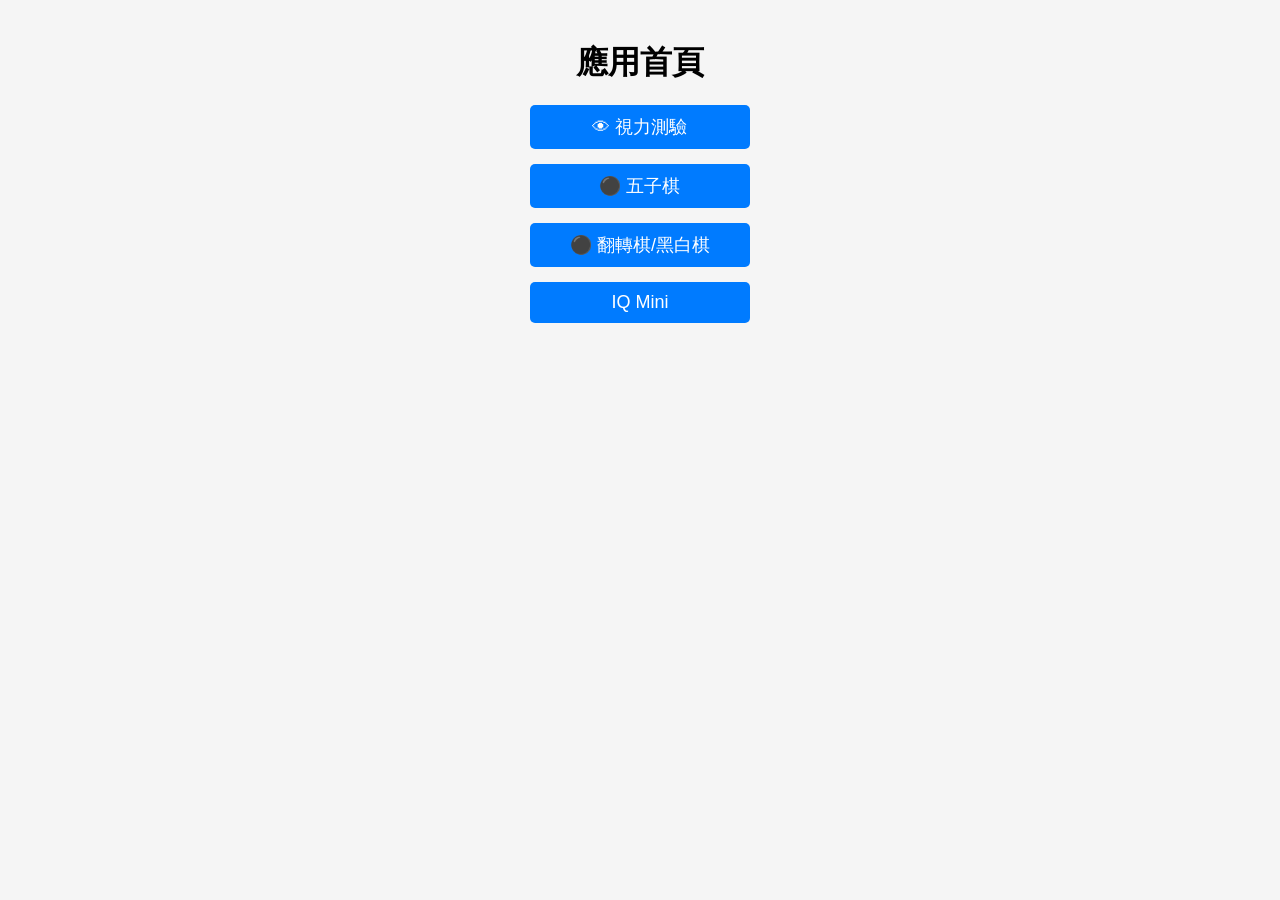
<file: index.html>
<!DOCTYPE html>
<html lang="zh">
<head>
    <meta charset="UTF-8">
    <title>應用首頁</title>
    <style>
        body {
            font-family: Arial, sans-serif;
            text-align: center;
            margin: 0;
            padding: 20px;
            background-color: #f5f5f5;
        }
        h1 {
            margin-bottom: 20px;
        }
        .container {
            display: flex;
            flex-direction: column;
            align-items: center;
            gap: 15px;
        }
        .link-button {
            display: block;
            width: 200px;
            padding: 10px;
            background-color: #007BFF;
            color: white;
            text-decoration: none;
            border-radius: 5px;
            text-align: center;
            font-size: 18px;
            transition: background 0.3s;
        }
        .link-button:hover {
            background-color: #0056b3;
        }
    </style>
</head>
<body>

    <h1>應用首頁</h1>
    <div class="container">
        <a class="link-button" href="eyevisiontest/eyevisiontest.html">👁 視力測驗</a>
        <a class="link-button" href="gomoku/gomoku.html">⚫ 五子棋</a>
        <a class="link-button" href="reversi/reversi.html">⚫ 翻轉棋/黑白棋</a>
        <a class="link-button" href="iqmini/iqmini.html">IQ Mini</a>
    </div>

</body>
</html>
</file>
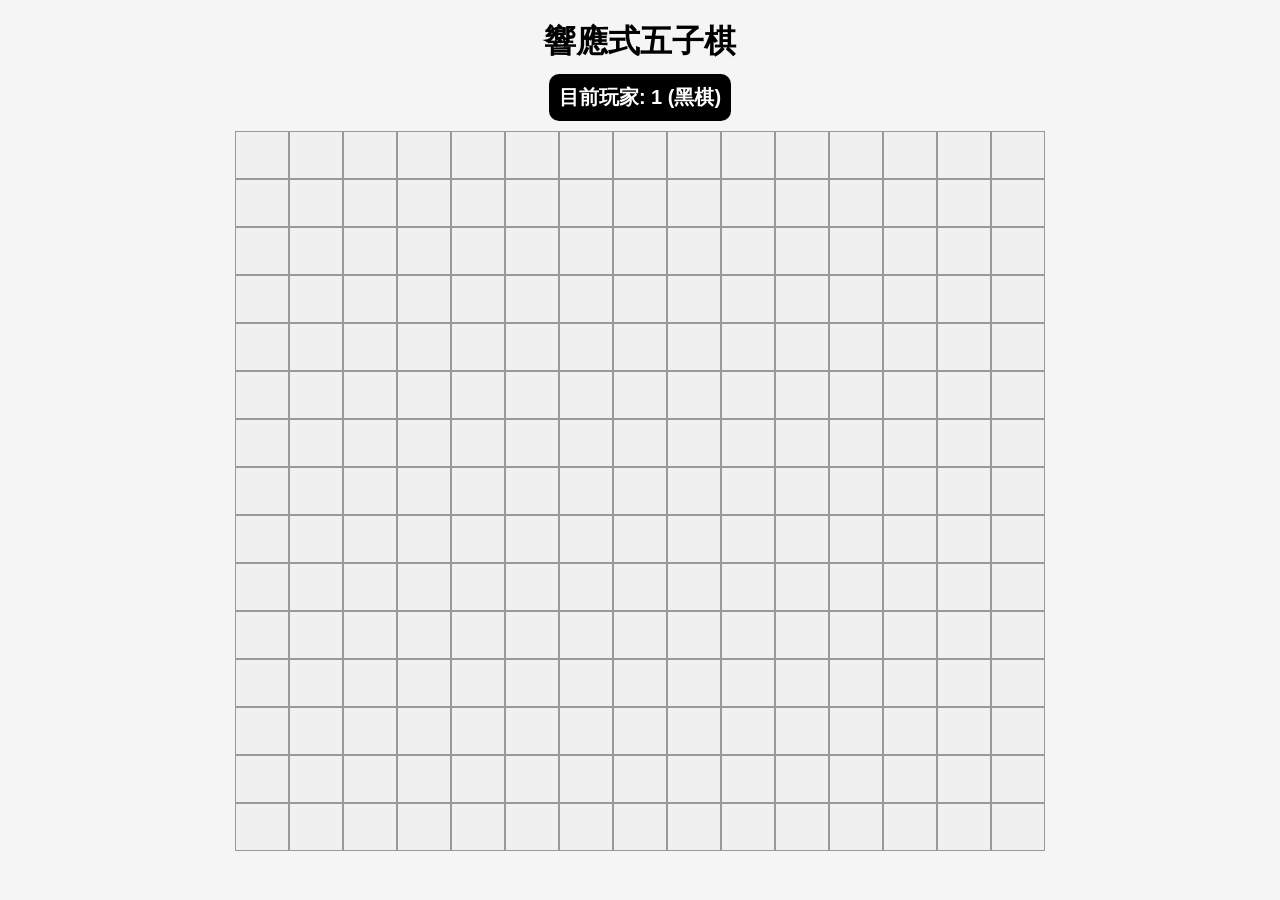
<file: gomoku/gomoku.html>
<!DOCTYPE html>
<html lang="zh">

<head>
  <meta charset="UTF-8">
  <title>響應式五子棋</title>
  <style>
    * {
      margin: 0;
      padding: 0;
      box-sizing: border-box;
    }

    body {
      font-family: Arial, sans-serif;
      display: flex;
      flex-direction: column;
      align-items: center;
      justify-content: flex-start;
      /* 靠上 */
      height: 100vh;
      background-color: #f5f5f5;
      overflow: hidden;
      /* 防止滾動 */
      padding-top: 20px;
    }

    h1 {
      margin-bottom: 10px;
    }

    #status {
      font-size: 20px;
      font-weight: bold;
      padding: 10px;
      border-radius: 10px;
      margin-bottom: 10px;
      color: white;
      background-color: black;
      /* 預設黑棋先 */
    }

    #board-container {
      display: flex;
      justify-content: center;
      align-items: center;
      width: 100vw;
      height: 80vh;
      max-width: 90vmin;
      max-height: 90vmin;
    }

    #board {
      display: grid;
      background-color: #333;
      aspect-ratio: 1 / 1;
      width: 100%;
      height: 100%;
    }

    .cell {
      background-color: #f0f0f0;
      display: flex;
      justify-content: center;
      align-items: center;
      border: 1px solid #999;
      cursor: pointer;
    }

    .player1 {
      background-color: black;
      border-radius: 50%;
      width: 80%;
      height: 80%;
    }

    .player2 {
      background-color: white;
      border-radius: 50%;
      width: 80%;
      height: 80%;
      border: 1px solid #333;
    }

    #winner-message {
      font-size: 24px;
      font-weight: bold;
      color: red;
      margin-top: 15px;
      display: none;
    }

    .restart-button {
      margin-top: 15px;
      padding: 10px 20px;
      font-size: 18px;
      background-color: #007BFF;
      color: white;
      border: none;
      border-radius: 5px;
      cursor: pointer;
      display: none;
    }

    .restart-button:hover {
      background-color: #0056b3;
    }
  </style>
</head>

<body>
  <h1>響應式五子棋</h1>
  <div id="status">目前玩家: 1 (黑棋)</div>
  <div id="board-container">
    <div id="board"></div>
  </div>
  <div id="winner-message"></div>
  <button class="restart-button" onclick="restartGame()">重新開始</button>

  <script>
    const boardSize = 15;
    let board = Array.from({ length: boardSize }, () => Array(boardSize).fill(0));
    let currentPlayer = 1;
    const boardElement = document.getElementById('board');
    const statusElement = document.getElementById('status');
    const winnerMessage = document.getElementById('winner-message');
    const restartButton = document.querySelector('.restart-button');

    // 渲染棋盤
    function renderBoard() {
      boardElement.innerHTML = '';
      boardElement.style.gridTemplateColumns = `repeat(${boardSize}, 1fr)`;
      boardElement.style.gridTemplateRows = `repeat(${boardSize}, 1fr)`;

      for (let i = 0; i < boardSize; i++) {
        for (let j = 0; j < boardSize; j++) {
          const cell = document.createElement('div');
          cell.classList.add('cell');
          cell.dataset.row = i;
          cell.dataset.col = j;
          cell.addEventListener('click', handleCellClick);

          if (board[i][j] === 1) {
            const piece = document.createElement('div');
            piece.classList.add('player1');
            cell.appendChild(piece);
          } else if (board[i][j] === 2) {
            const piece = document.createElement('div');
            piece.classList.add('player2');
            cell.appendChild(piece);
          }
          boardElement.appendChild(cell);
        }
      }
    }

    // 處理點擊
    function handleCellClick(event) {
      const row = parseInt(event.currentTarget.dataset.row);
      const col = parseInt(event.currentTarget.dataset.col);
      if (board[row][col] !== 0) return;

      board[row][col] = currentPlayer;
      renderBoard();

      if (checkWin(row, col, currentPlayer)) {
        statusElement.textContent = `🎉 玩家 ${currentPlayer} 獲勝！`;
        statusElement.style.backgroundColor = currentPlayer === 1 ? 'black' : 'red';
        winnerMessage.textContent = `🏆 玩家 ${currentPlayer} (${currentPlayer === 1 ? '黑棋' : '白棋'}) 獲勝！`;
        winnerMessage.style.display = 'block';
        boardElement.style.pointerEvents = 'none';
        restartButton.style.display = 'block';
        return;
      }

      currentPlayer = currentPlayer === 1 ? 2 : 1;
      statusElement.textContent = `目前玩家: ${currentPlayer} ${currentPlayer === 1 ? '(黑棋)' : '(白棋)'}`;
      statusElement.style.backgroundColor = currentPlayer === 1 ? 'black' : 'red';
    }

    // 判斷勝利
    function checkWin(row, col, player) {
      const directions = [
        { dr: 0, dc: 1 }, // 水平
        { dr: 1, dc: 0 }, // 垂直
        { dr: 1, dc: 1 }, // 對角線 \
        { dr: 1, dc: -1 } // 對角線 /
      ];
      for (let d of directions) {
        let count = 1;
        count += countDirection(row, col, d.dr, d.dc, player);
        count += countDirection(row, col, -d.dr, -d.dc, player);
        if (count >= 5) return true;
      }
      return false;
    }

    // 計算某方向連續棋子數
    function countDirection(row, col, dr, dc, player) {
      let count = 0, r = row + dr, c = col + dc;
      while (r >= 0 && r < boardSize && c >= 0 && c < boardSize && board[r][c] === player) {
        count++;
        r += dr;
        c += dc;
      }
      return count;
    }

    // 重新開始遊戲
    function restartGame() {
      board = Array.from({ length: boardSize }, () => Array(boardSize).fill(0));
      currentPlayer = 1;
      boardElement.style.pointerEvents = 'auto';
      winnerMessage.style.display = 'none';
      restartButton.style.display = 'none';
      statusElement.textContent = `目前玩家: 1 (黑棋)`;
      statusElement.style.backgroundColor = 'black';
      renderBoard();
    }

    renderBoard();
  </script>
</body>

</html>
</file>
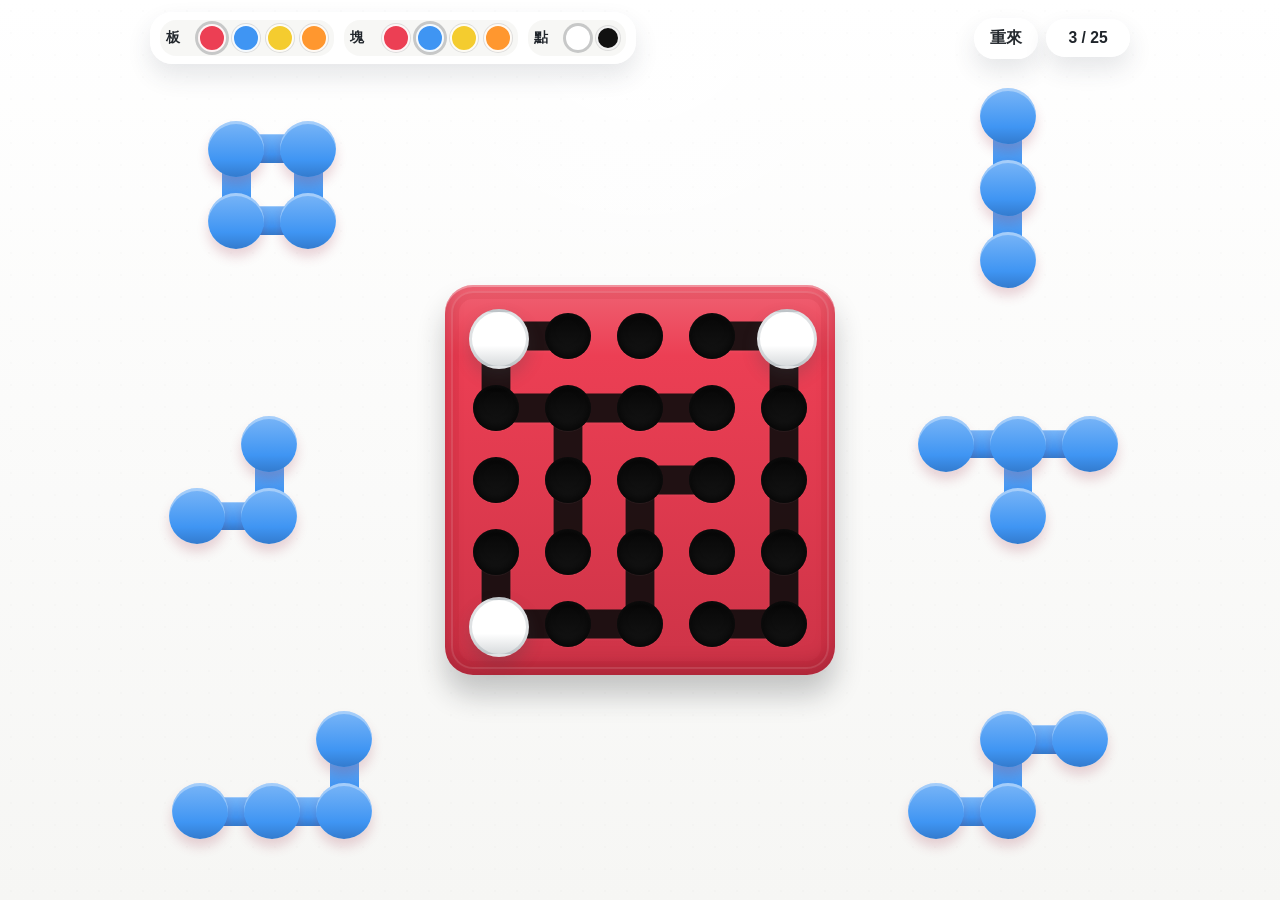
<file: iqmini/iqmini.html>
<!doctype html>
<html lang="zh-Hant">
  <head>
    <meta charset="UTF-8" />
    <meta name="viewport" content="width=device-width, initial-scale=1.0" />
    <title>IQ Mini Prototype</title>
    <link rel="stylesheet" href="styles.css" />
  </head>
  <body>
    <div class="toy-app">
      <header class="utility-bar">
        <div class="palette-strip" aria-label="顏色設定">
          <div class="swatch-group" data-target="board">
            <span class="swatch-label">板</span>
            <div class="swatch-row">
              <button class="swatch-button" type="button" data-theme-target="board" data-color="#ec3f54" aria-label="紅色棋盤"></button>
              <button class="swatch-button" type="button" data-theme-target="board" data-color="#3f95f3" aria-label="藍色棋盤"></button>
              <button class="swatch-button" type="button" data-theme-target="board" data-color="#f4cc2f" aria-label="黃色棋盤"></button>
              <button class="swatch-button" type="button" data-theme-target="board" data-color="#ff972f" aria-label="橘色棋盤"></button>
            </div>
          </div>

          <div class="swatch-group" data-target="pieces">
            <span class="swatch-label">塊</span>
            <div class="swatch-row">
              <button class="swatch-button" type="button" data-theme-target="pieces" data-color="#ec3f54" aria-label="紅色拼塊"></button>
              <button class="swatch-button" type="button" data-theme-target="pieces" data-color="#3f95f3" aria-label="藍色拼塊"></button>
              <button class="swatch-button" type="button" data-theme-target="pieces" data-color="#f4cc2f" aria-label="黃色拼塊"></button>
              <button class="swatch-button" type="button" data-theme-target="pieces" data-color="#ff972f" aria-label="橘色拼塊"></button>
            </div>
          </div>

          <div class="swatch-group" data-target="blockers">
            <span class="swatch-label">點</span>
            <div class="swatch-row">
              <button class="swatch-button swatch-button-small" type="button" data-theme-target="blockers" data-color="#ffffff" aria-label="白色 blocker"></button>
              <button class="swatch-button swatch-button-small" type="button" data-theme-target="blockers" data-color="#111111" aria-label="黑色 blocker"></button>
            </div>
          </div>
        </div>

        <div class="top-actions">
          <button id="resetAllBtn" class="reset-chip" type="button">重來</button>
          <div id="filledCount" class="progress-chip">3 / 25</div>
        </div>
      </header>

      <main id="playfield" class="playfield">
        <div id="pieceHomes" class="piece-homes" aria-hidden="true"></div>

        <div class="board-shell">
          <div id="board" class="board" aria-label="IQ Mini 棋盤"></div>
        </div>
      </main>

      <div id="pieceToolbar" class="piece-toolbar is-hidden">
        <div id="selectedPieceName" class="piece-toolbar-label">選一塊</div>
        <div class="piece-toolbar-actions">
          <button id="rotateLeftBtn" class="tool-button" type="button" aria-label="左轉 90 度">↶</button>
          <button id="rotateRightBtn" class="tool-button" type="button" aria-label="右轉 90 度">↷</button>
          <button id="rotateHalfBtn" class="tool-button" type="button" aria-label="旋轉 180 度">180</button>
          <button id="flipBtn" class="tool-button" type="button" aria-label="水平翻面">⇋</button>
          <button id="returnSelectedBtn" class="tool-button tool-button-secondary" type="button" aria-label="收回拼塊">↩</button>
        </div>
      </div>

      <p id="statusText" class="sr-only" aria-live="polite"></p>
    </div>

    <div id="dragLayer" class="drag-layer" aria-hidden="true"></div>

    <script src="app.js"></script>
  </body>
</html>
</file>
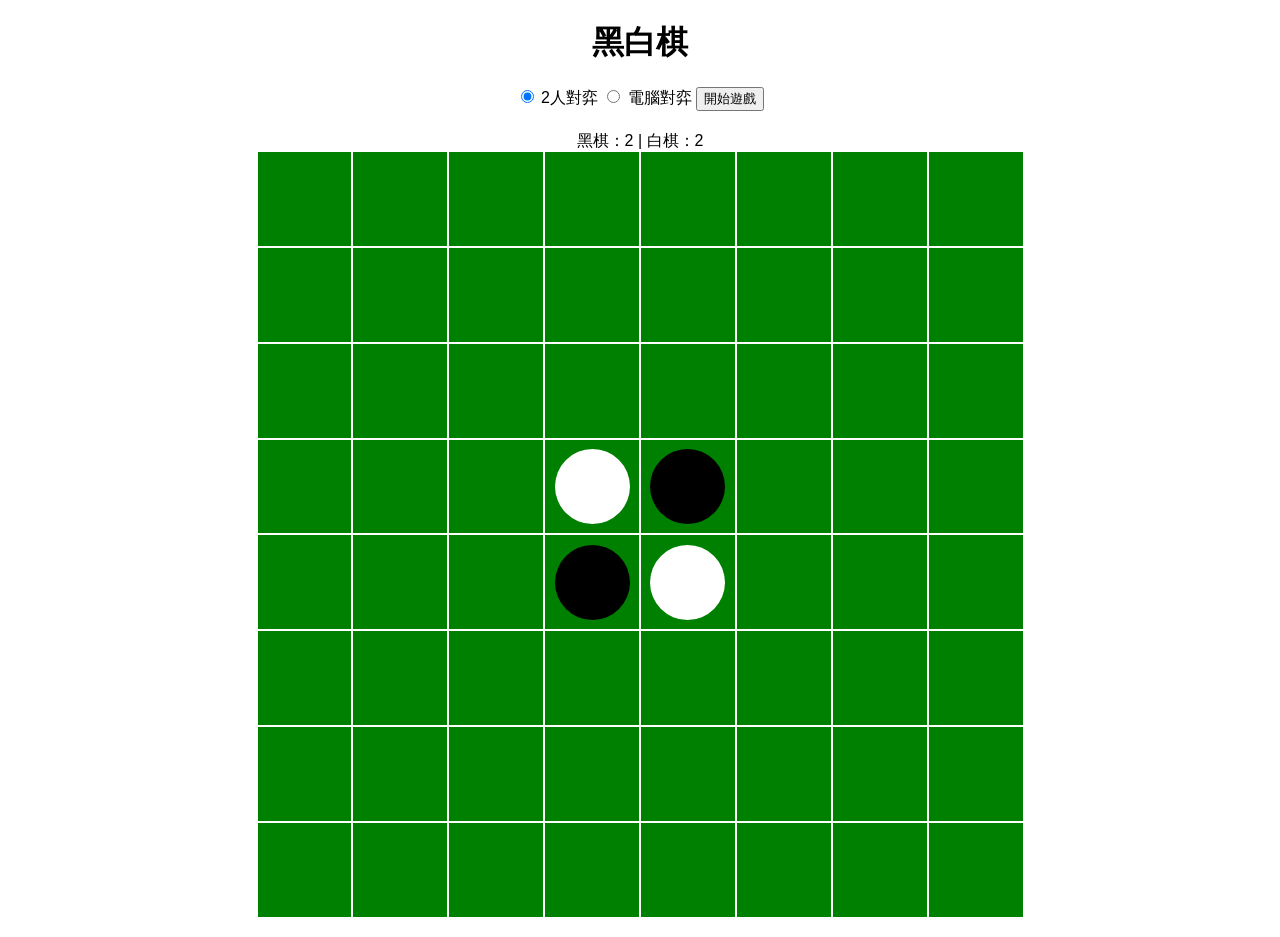
<file: reversi/reversi.html>
﻿<!DOCTYPE html>
<html lang="zh-Hant">

<head>
  <meta charset="UTF-8">
  <title>黑白棋遊戲</title>
  <style>
    body {
      font-family: Arial, sans-serif;
      text-align: center;
      margin: 20px;
    }

    #menu {
      margin-bottom: 20px;
    }

    #board {
      display: grid;
      grid-template-columns: repeat(8, 1fr);
      grid-template-rows: repeat(8, 1fr);
      gap: 2px;
      margin: 0 auto;
      width: min(85vw, 85vh);
      /* 根據寬高較小的值 */
      height: min(85vw, 85vh);
      /* 保持正方形 */
    }

    .cell {
      background: green;
      position: relative;
      cursor: pointer;
    }

    .cell:hover {
      opacity: 0.8;
    }

    .piece {
      width: 80%;
      height: 80%;
      border-radius: 50%;
      position: absolute;
      top: 10%;
      left: 10%;
    }

    .black {
      background: black;
    }

    .white {
      background: white;
    }
  </style>
</head>

<body>
  <h1>黑白棋</h1>
  <div id="menu">
    <label>
      <input type="radio" name="mode" value="pvp" checked> 2人對弈
    </label>
    <label>
      <input type="radio" name="mode" value="pvC"> 電腦對弈
    </label>
    <button id="startBtn">開始遊戲</button>
  </div>

  <!-- 分數顯示區域 -->
  <div id="scoreboard">黑棋：0 | 白棋：0</div>

  <div id="board"></div>

  <script>
    // 遊戲狀態
    let board = [];
    let currentPlayer = 'black'; // 黑子先行
    let gameMode = 'pvp'; // 預設2人對弈

    // 方向陣列，8 個方向
    const directions = [
      { r: -1, c: 0 },
      { r: -1, c: 1 },
      { r: 0, c: 1 },
      { r: 1, c: 1 },
      { r: 1, c: 0 },
      { r: 1, c: -1 },
      { r: 0, c: -1 },
      { r: -1, c: -1 }
    ];

    const boardEl = document.getElementById('board');
    const startBtn = document.getElementById('startBtn');
    const scoreboardEl = document.getElementById('scoreboard');

    // 初始化棋盤
    function initBoard() {
      board = [];
      boardEl.innerHTML = '';
      for (let r = 0; r < 8; r++) {
        board[r] = [];
        for (let c = 0; c < 8; c++) {
          board[r][c] = null;
          const cell = document.createElement('div');
          cell.classList.add('cell');
          cell.dataset.row = r;
          cell.dataset.col = c;
          cell.addEventListener('click', onCellClick);
          boardEl.appendChild(cell);
        }
      }
      // 初始4個棋子
      board[3][3] = 'white';
      board[3][4] = 'black';
      board[4][3] = 'black';
      board[4][4] = 'white';
      drawBoard();
    }

    // 畫棋盤上的棋子
    function drawBoard() {
      const cells = document.getElementsByClassName('cell');
      for (let cell of cells) {
        cell.innerHTML = '';
      }
      for (let r = 0; r < 8; r++) {
        for (let c = 0; c < 8; c++) {
          if (board[r][c]) {
            const piece = document.createElement('div');
            piece.classList.add('piece');
            piece.classList.add(board[r][c]);
            const cell = document.querySelector(`.cell[data-row="${r}"][data-col="${c}"]`);
            cell.appendChild(piece);
          }
        }
      }
      updateScore(); // 每次畫面重繪時更新分數
    }

    // 計算黑棋與白棋數量，並更新到 scoreboard
    function updateScore() {
      let blackCount = 0, whiteCount = 0;
      for (let r = 0; r < 8; r++) {
        for (let c = 0; c < 8; c++) {
          if (board[r][c] === 'black') blackCount++;
          else if (board[r][c] === 'white') whiteCount++;
        }
      }
      scoreboardEl.textContent = `黑棋：${blackCount} | 白棋：${whiteCount}`;
    }

    // 檢查是否在棋盤範圍內
    function inBounds(r, c) {
      return r >= 0 && r < 8 && c >= 0 && c < 8;
    }

    // 檢查某方向是否能夾到對手棋子
    function checkDirection(r, c, dr, dc, player, flip = false) {
      let rCur = r + dr;
      let cCur = c + dc;
      let piecesToFlip = [];
      while (inBounds(rCur, cCur) && board[rCur][cCur] && board[rCur][cCur] !== player) {
        piecesToFlip.push({ r: rCur, c: cCur });
        rCur += dr;
        cCur += dc;
      }
      if (inBounds(rCur, cCur) && board[rCur][cCur] === player && piecesToFlip.length > 0) {
        if (flip) {
          for (let pos of piecesToFlip) {
            board[pos.r][pos.c] = player;
          }
        }
        return piecesToFlip;
      }
      return [];
    }

    // 檢查所有方向是否合法
    function getValidMoves(player) {
      let moves = [];
      for (let r = 0; r < 8; r++) {
        for (let c = 0; c < 8; c++) {
          if (!board[r][c]) {
            let valid = false;
            for (let dir of directions) {
              if (checkDirection(r, c, dir.r, dir.c, player).length > 0) {
                valid = true;
                break;
              }
            }
            if (valid) moves.push({ r, c });
          }
        }
      }
      return moves;
    }

    // 處理棋盤點擊
    function onCellClick(e) {
      const r = parseInt(e.currentTarget.dataset.row);
      const c = parseInt(e.currentTarget.dataset.col);
      if (!isValidMove(r, c, currentPlayer)) return;
      makeMove(r, c, currentPlayer);
      drawBoard();
      switchPlayer();
      setTimeout(() => {
        if (gameMode === 'pvC' && currentPlayer === 'white') {
          computerMove();
        }
      }, 300);
    }

    // 判斷是否為合法著法
    function isValidMove(r, c, player) {
      if (board[r][c]) return false;
      for (let dir of directions) {
        if (checkDirection(r, c, dir.r, dir.c, player).length > 0) {
          return true;
        }
      }
      return false;
    }

    // 落子並翻轉
    function makeMove(r, c, player) {
      board[r][c] = player;
      for (let dir of directions) {
        checkDirection(r, c, dir.r, dir.c, player, true);
      }
    }

    // 輪換玩家，並檢查是否有合法著法
    function switchPlayer() {
      currentPlayer = (currentPlayer === 'black') ? 'white' : 'black';
      let validMoves = getValidMoves(currentPlayer);
      if (validMoves.length === 0) {
        // 若對方無合法著法，則繼續由同一玩家下
        currentPlayer = (currentPlayer === 'black') ? 'white' : 'black';
        validMoves = getValidMoves(currentPlayer);
        if (validMoves.length === 0) {
          endGame();
        }
      }
    }

    // 電腦隨機選擇一個合法著法
    function computerMove() {
      let validMoves = getValidMoves(currentPlayer);
      if (validMoves.length > 0) {
        const move = validMoves[Math.floor(Math.random() * validMoves.length)];
        makeMove(move.r, move.c, currentPlayer);
        drawBoard();
      }
      // 不管有沒有落子，都要輪到下一位玩家或檢查是否結束
      switchPlayer();
    }

    // 遊戲結束，計算雙方棋子數量
    function endGame() {
      let blackCount = 0, whiteCount = 0;
      for (let r = 0; r < 8; r++) {
        for (let c = 0; c < 8; c++) {
          if (board[r][c] === 'black') blackCount++;
          else if (board[r][c] === 'white') whiteCount++;
        }
      }
      let msg = `遊戲結束！黑子：${blackCount}，白子：${whiteCount}。`;
      if (blackCount > whiteCount) msg += " 黑方獲勝！";
      else if (whiteCount > blackCount) msg += " 白方獲勝！";
      else msg += " 平局！";
      alert(msg);
    }

    // 開始遊戲
    startBtn.addEventListener('click', () => {
      // 讀取遊戲模式
      const modeRadios = document.getElementsByName('mode');
      for (let radio of modeRadios) {
        if (radio.checked) {
          gameMode = radio.value;
          break;
        }
      }
      currentPlayer = 'black';
      initBoard();
    });

    // 初始化時先建立棋盤
    initBoard();
  </script>
</body>

</html>
</file>
<file: iqmini/styles.css>
/* Theme tokens shared across the toy board, pieces, blockers, and page chrome. */

:root {
  --page-bg: #f6f6f4;
  --text-main: #20252b;
  --board-base: #ec3f54;
  --board-deep: #c72238;
  --board-rim: #ff6479;
  --track-hole: #151515;
  --track-hole-edge: #060606;
  --track-shadow: rgba(0, 0, 0, 0.38);
  --piece-base: #3f95f3;
  --piece-dark: #1c5fb2;
  --piece-light: #79b8ff;
  --piece-home-fill: rgba(255, 255, 255, 0.02);
  --piece-home-stroke: rgba(0, 0, 0, 0);
  --blocker-base: #ffffff;
  --blocker-dark: #d0d4d8;
  --blocker-light: #ffffff;
  --blocker-label: #20252b;
  --cell-size: 64px;
}

/* Global page sizing, overflow control, and base background treatment. */

html,
body {
  height: 100%;
  overflow: hidden;
}

* {
  box-sizing: border-box;
}

body {
  margin: 0;
  min-height: 100vh;
  font-family: "Trebuchet MS", "Segoe UI", sans-serif;
  color: var(--text-main);
  background:
    radial-gradient(circle at top, rgba(255, 255, 255, 0.82), transparent 28%),
    linear-gradient(180deg, #ffffff, var(--page-bg));
}

body::before {
  content: "";
  position: fixed;
  inset: 0;
  pointer-events: none;
  opacity: 0.07;
  background-image: radial-gradient(circle, rgba(0, 0, 0, 0.15) 1px, transparent 1px);
  background-size: 22px 22px;
}

/* App shell and top utility layout. */

.toy-app {
  position: relative;
  width: min(980px, calc(100% - 20px));
  height: 100svh;
  margin: 0 auto;
  padding: 12px 0 16px;
  display: grid;
  grid-template-rows: auto 1fr;
  gap: 12px;
}

.utility-bar {
  display: flex;
  flex-wrap: wrap;
  align-items: center;
  justify-content: space-between;
  gap: 12px;
}

/* Color palette controls and top status chips. */

.palette-strip,
.progress-chip,
.reset-chip,
.piece-toolbar {
  background: rgba(255, 255, 255, 0.88);
  box-shadow: 0 12px 24px rgba(51, 60, 75, 0.12);
}

.palette-strip {
  display: flex;
  flex-wrap: wrap;
  gap: 10px;
  padding: 8px 10px;
  border-radius: 22px;
}

.swatch-group {
  display: flex;
  align-items: center;
  gap: 8px;
  padding: 4px 6px;
  border-radius: 16px;
  background: rgba(247, 247, 245, 0.94);
}

.swatch-label {
  min-width: 24px;
  font-size: 0.86rem;
  font-weight: 800;
}

.swatch-row {
  display: flex;
  gap: 6px;
}

.swatch-button {
  width: 28px;
  height: 28px;
  padding: 0;
  border-radius: 50%;
  border: 2px solid rgba(255, 255, 255, 0.95);
  box-shadow: 0 0 0 1px rgba(32, 37, 43, 0.12);
  background: var(--swatch-color);
  cursor: pointer;
}

.swatch-button-small {
  width: 24px;
  height: 24px;
}

.swatch-button.is-active {
  box-shadow: 0 0 0 3px rgba(32, 37, 43, 0.22);
}

.swatch-button[data-color="#ec3f54"] {
  --swatch-color: #ec3f54;
}

.swatch-button[data-color="#3f95f3"] {
  --swatch-color: #3f95f3;
}

.swatch-button[data-color="#f4cc2f"] {
  --swatch-color: #f4cc2f;
}

.swatch-button[data-color="#ff972f"] {
  --swatch-color: #ff972f;
}

.swatch-button[data-color="#ffffff"] {
  --swatch-color: #ffffff;
}

.swatch-button[data-color="#111111"] {
  --swatch-color: #111111;
}

.top-actions {
  display: flex;
  align-items: center;
  gap: 8px;
}

.progress-chip {
  min-width: 84px;
  padding: 10px 16px;
  border-radius: 999px;
  text-align: center;
  font-size: 0.98rem;
  font-weight: 800;
}

.progress-chip.is-done {
  background: linear-gradient(180deg, #e6ffe8, #c8f7d2);
  color: #0c7a2e;
}

.reset-chip {
  appearance: none;
  border: 0;
  padding: 10px 16px;
  border-radius: 999px;
  font: inherit;
  font-weight: 800;
  color: #262b30;
  cursor: pointer;
}

/* Main playfield shell and invisible tray anchors around the centered board. */

.playfield {
  position: relative;
  width: 100%;
  min-height: 0;
  overflow: hidden;
  isolation: isolate;
}

.piece-homes,
.board-shell {
  position: absolute;
  inset: 0;
}

.piece-home {
  position: absolute;
  width: 88px;
  height: 88px;
  opacity: 0;
}

.dock-0 {
  top: 8%;
  left: 8%;
}

.dock-1 {
  top: 8%;
  right: 8%;
}

.dock-2 {
  top: 50%;
  right: 4%;
  transform: translateY(-50%);
}

.dock-3 {
  bottom: 8%;
  right: 8%;
}

.dock-4 {
  bottom: 8%;
  left: 8%;
}

.dock-5 {
  top: 50%;
  left: 4%;
  transform: translateY(-50%);
}

/* Center board, decorative shell, rail lines, and peg holes. */

.board-shell {
  display: grid;
  place-items: center;
  pointer-events: none;
}

.board {
  pointer-events: auto;
  position: relative;
  z-index: 1;
  display: grid;
  grid-template-columns: repeat(5, minmax(0, 1fr));
  width: min(42vw, min(72svh, 390px));
  aspect-ratio: 1;
  padding: clamp(12px, 1.8vw, 15px);
  border-radius: 28px;
  background: linear-gradient(180deg, var(--board-rim), var(--board-base) 18%, var(--board-deep));
  box-shadow:
    inset 0 2px 0 rgba(255, 255, 255, 0.32),
    inset 0 -10px 18px rgba(85, 8, 22, 0.28),
    0 20px 28px rgba(28, 34, 39, 0.24);
}

.board-tracks {
  position: absolute;
  inset: 0;
  z-index: 0;
  pointer-events: none;
}

.board-track-line {
  stroke: rgba(12, 12, 12, 0.92);
  stroke-linecap: round;
  stroke-linejoin: round;
  filter: drop-shadow(0 1px 1px rgba(255, 255, 255, 0.06));
  opacity: 0.98;
}

.board::before {
  content: "";
  position: absolute;
  inset: 6px;
  border-radius: 22px;
  box-shadow:
    inset 0 0 0 2px rgba(255, 255, 255, 0.12),
    inset 0 0 0 8px rgba(148, 0, 18, 0.08);
}

.board-cell {
  position: relative;
  overflow: visible;
  z-index: 1;
}

.board-hole {
  position: absolute;
  background: linear-gradient(180deg, var(--track-hole-edge), var(--track-hole));
  box-shadow:
    inset 0 2px 4px rgba(255, 255, 255, 0.03),
    inset 0 -4px 8px rgba(0, 0, 0, 0.72),
    0 1px 0 rgba(255, 255, 255, 0.04);
  width: 64%;
  height: 64%;
  top: 18%;
  left: 18%;
  border-radius: 50%;
}

.board-cell.blocker-cell .board-hole {
  opacity: 0.6;
}

/* Global drag layer plus movable piece and blocker visuals. */

.drag-layer {
  position: fixed;
  inset: 0;
  pointer-events: none;
  z-index: 60;
}

.piece,
.blocker {
  position: fixed;
  pointer-events: auto;
  touch-action: none;
  user-select: none;
}

.piece {
  pointer-events: none;
  cursor: grab;
  transition: filter 160ms ease, left 140ms ease, top 140ms ease;
}

.piece.dragging {
  cursor: grabbing;
  transition: none;
}

.piece.selected {
  filter: drop-shadow(0 12px 18px rgba(52, 86, 140, 0.26));
}

.piece-link,
.piece-bead {
  pointer-events: auto;
  touch-action: none;
  user-select: none;
  background: linear-gradient(180deg, var(--piece-light), var(--piece-base) 70%, var(--piece-dark));
}

.piece-link {
  position: absolute;
  box-shadow: inset 0 1px 0 rgba(255, 255, 255, 0.28);
}

.piece-link.horizontal,
.piece-link.vertical {
  border-radius: 999px;
}

.piece-bead {
  position: absolute;
  border-radius: 50%;
  box-shadow: inset 0 3px 0 rgba(255, 255, 255, 0.34), 0 8px 12px rgba(153, 43, 70, 0.2);
}

.piece-badge {
  display: none;
}

.blocker {
  display: grid;
  place-items: center;
  border-radius: 50%;
  color: var(--blocker-label);
  background: linear-gradient(180deg, var(--blocker-light), var(--blocker-base) 62%, var(--blocker-dark));
  border: 3px solid rgba(33, 51, 64, 0.14);
  cursor: grab;
  box-shadow: inset 0 3px 0 rgba(255, 255, 255, 0.8), 0 10px 16px rgba(84, 102, 118, 0.22);
}

.blocker.dragging {
  cursor: grabbing;
}

.blocker.region-a {
  box-shadow: inset 0 3px 0 rgba(255, 255, 255, 0.8), 0 8px 16px rgba(64, 70, 75, 0.24);
}

.blocker.region-b {
  box-shadow: inset 0 3px 0 rgba(255, 255, 255, 0.8), 0 8px 16px rgba(64, 70, 75, 0.24);
}

.blocker.region-c {
  box-shadow: inset 0 3px 0 rgba(255, 255, 255, 0.8), 0 8px 16px rgba(64, 70, 75, 0.24);
}

/* Floating action toolbar shown beside the currently selected piece. */

.piece-toolbar {
  position: fixed;
  z-index: 80;
  display: grid;
  gap: 8px;
  padding: 10px;
  border-radius: 18px;
  min-width: 188px;
}

.piece-toolbar.is-hidden {
  opacity: 0;
  pointer-events: none;
}

.piece-toolbar-label {
  font-size: 0.9rem;
  font-weight: 800;
  text-align: center;
}

.piece-toolbar-actions {
  display: grid;
  grid-template-columns: repeat(5, minmax(0, 1fr));
  gap: 6px;
}

.tool-button {
  appearance: none;
  border: 0;
  min-height: 40px;
  border-radius: 12px;
  background: linear-gradient(180deg, #f4f6f8, #e9edf1);
  color: #232a31;
  font: inherit;
  font-size: 0.85rem;
  font-weight: 800;
  cursor: pointer;
}

.tool-button:disabled {
  opacity: 0.4;
  cursor: not-allowed;
}

.tool-button-secondary {
  background: linear-gradient(180deg, #fff1de, #f8e0bb);
}

/* Visually hidden accessibility helper text. */

.sr-only {
  position: absolute;
  width: 1px;
  height: 1px;
  padding: 0;
  margin: -1px;
  overflow: hidden;
  clip: rect(0, 0, 0, 0);
  white-space: nowrap;
  border: 0;
}

/* Responsive sizing adjustments for tablet and mobile screens. */

@media (max-width: 820px) {
  .board {
    width: min(52vw, min(60svh, 330px));
  }
}

@media (max-width: 560px) {
  .toy-app {
    width: min(100% - 12px, 980px);
    padding-top: 8px;
  }

  .playfield {
    padding: 16px 0;
  }

  .utility-bar {
    justify-content: space-between;
    gap: 8px;
  }

  .palette-strip {
    padding: 7px 8px;
    gap: 8px;
  }

  .swatch-group {
    padding: 4px;
    gap: 6px;
  }

  .board {
    width: min(50vw, min(42svh, 240px));
  }

  .piece-home {
    width: 78px;
    height: 78px;
  }

  .dock-0,
  .dock-1,
  .dock-2,
  .dock-3,
  .dock-4,
  .dock-5 {
    left: auto;
    right: auto;
    top: auto;
    bottom: auto;
    transform: translateX(-50%);
  }

  .dock-0 {
    top: 6%;
    left: 18%;
  }

  .dock-1 {
    top: 4%;
    left: 50%;
  }

  .dock-2 {
    top: 6%;
    left: 82%;
  }

  .dock-3 {
    bottom: 6%;
    left: 18%;
  }

  .dock-4 {
    bottom: 4%;
    left: 50%;
  }

  .dock-5 {
    bottom: 6%;
    left: 82%;
  }

  .piece-toolbar {
    min-width: 170px;
    padding: 8px;
  }

  .piece-toolbar-actions {
    gap: 4px;
  }

  .tool-button {
    min-height: 36px;
  }
}

@media (max-width: 420px) {
  .board {
    width: min(46vw, min(38svh, 216px));
  }

  .piece-home {
    width: 72px;
    height: 72px;
  }

  .dock-0,
  .dock-3 {
    left: 16%;
  }

  .dock-2,
  .dock-5 {
    left: 84%;
  }
}
</file>
